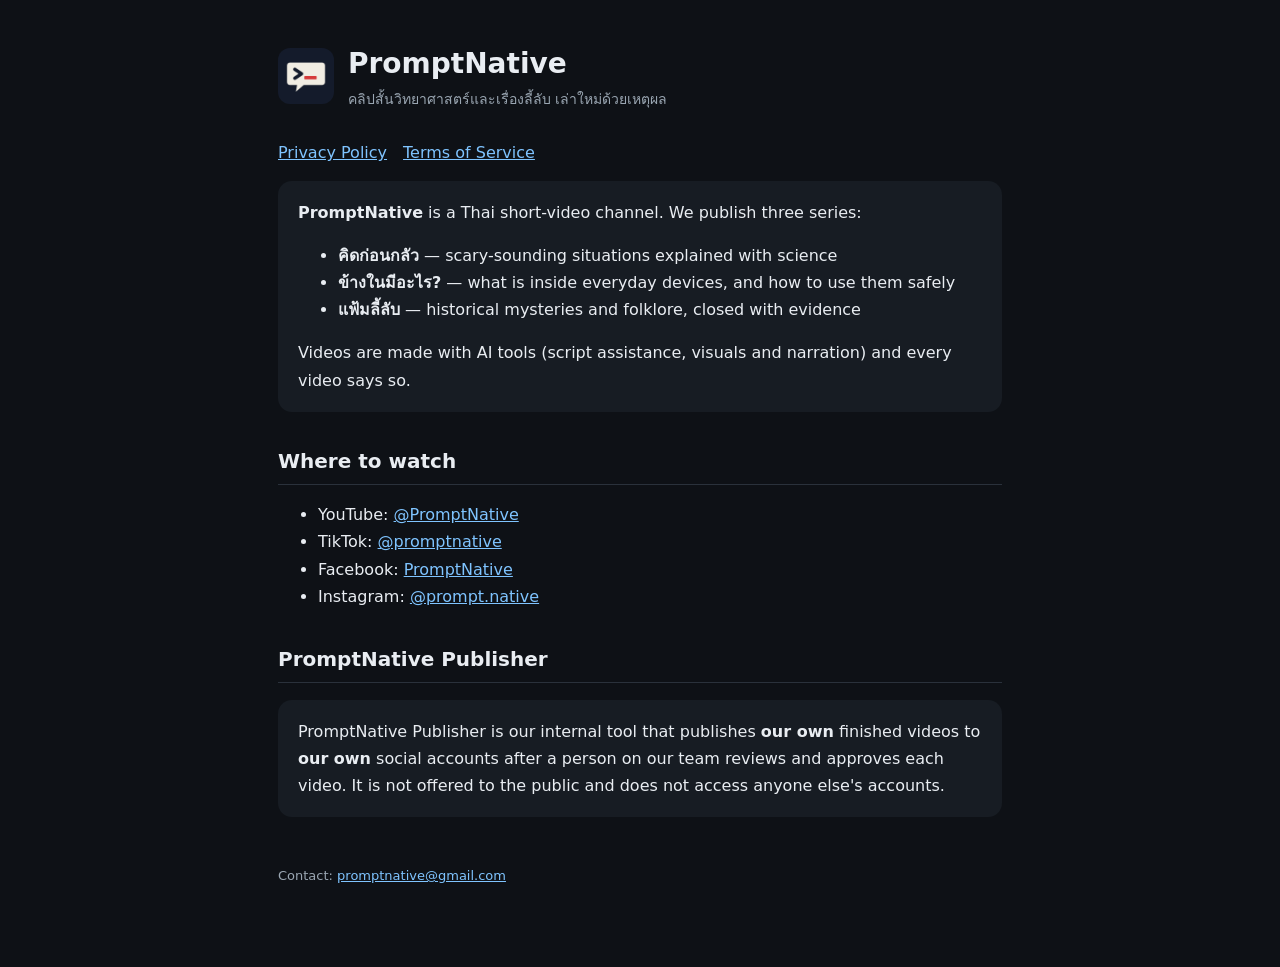
<file: index.html>
<!doctype html><html lang="th"><head><meta charset="utf-8"><meta name="viewport" content="width=device-width,initial-scale=1">
<title>PromptNative</title><link rel="stylesheet" href="style.css"><link rel="icon" href="logo.png"></head><body><main>
<header><img src="logo.png" alt="PromptNative logo"><div><h1>PromptNative</h1><div class="mut">คลิปสั้นวิทยาศาสตร์และเรื่องลี้ลับ เล่าใหม่ด้วยเหตุผล</div></div></header>
<nav><a href="privacy.html">Privacy Policy</a><a href="terms.html">Terms of Service</a></nav>
<div class="card"><b>PromptNative</b> is a Thai short-video channel. We publish three series:
<ul><li><b>คิดก่อนกลัว</b> — scary-sounding situations explained with science</li><li><b>ข้างในมีอะไร?</b> — what is inside everyday devices, and how to use them safely</li><li><b>แฟ้มลี้ลับ</b> — historical mysteries and folklore, closed with evidence</li></ul>
Videos are made with AI tools (script assistance, visuals and narration) and every video says so.</div>
<h2>Where to watch</h2>
<ul><li>YouTube: <a href="https://www.youtube.com/@PromptNative">@PromptNative</a></li><li>TikTok: <a href="https://www.tiktok.com/@promptnative">@promptnative</a></li>
<li>Facebook: <a href="https://www.facebook.com/profile.php?id=61596642867963">PromptNative</a></li><li>Instagram: <a href="https://www.instagram.com/prompt.native">@prompt.native</a></li></ul>
<h2>PromptNative Publisher</h2>
<div class="card">PromptNative Publisher is our internal tool that publishes <b>our own</b> finished videos to <b>our own</b> social accounts after a person on our team reviews and approves each video. It is not offered to the public and does not access anyone else's accounts.</div>
<footer>Contact: <a href="mailto:promptnative@gmail.com">promptnative@gmail.com</a></footer></main></body></html>
</file>
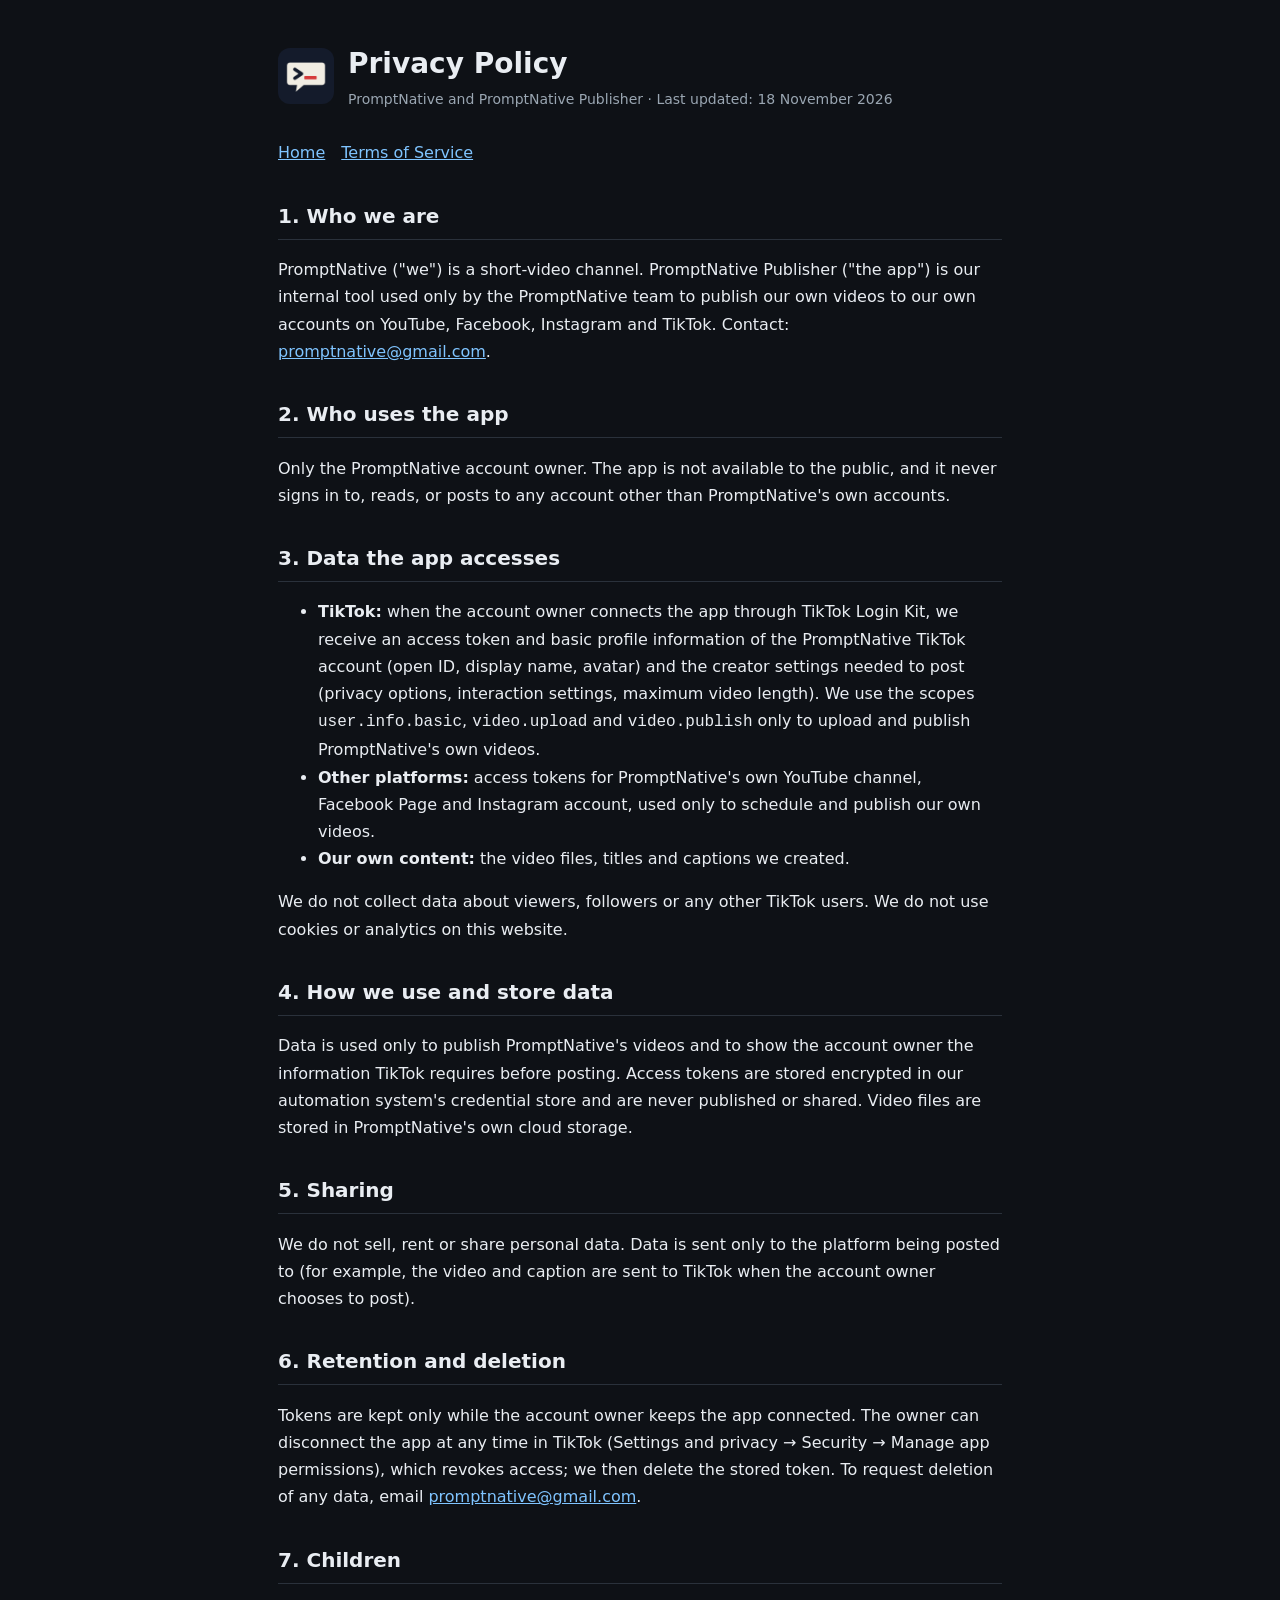
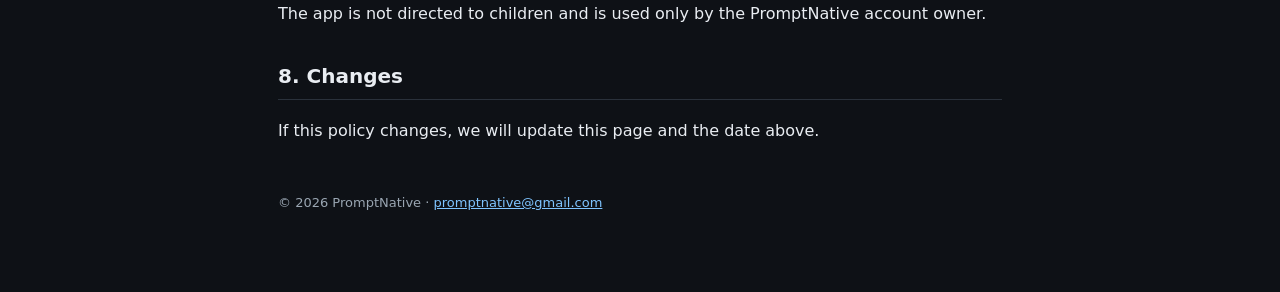
<file: privacy.html>
<!doctype html><html lang="en"><head><meta charset="utf-8"><meta name="viewport" content="width=device-width,initial-scale=1">
<title>Privacy Policy · PromptNative</title><link rel="stylesheet" href="style.css"><link rel="icon" href="logo.png"></head><body><main>
<header><img src="logo.png" alt=""><div><h1>Privacy Policy</h1><div class="mut">PromptNative and PromptNative Publisher · Last updated: 18 November 2026</div></div></header>
<nav><a href="index.html">Home</a><a href="terms.html">Terms of Service</a></nav>
<h2>1. Who we are</h2><p>PromptNative ("we") is a short-video channel. PromptNative Publisher ("the app") is our internal tool used only by the PromptNative team to publish our own videos to our own accounts on YouTube, Facebook, Instagram and TikTok. Contact: <a href="mailto:promptnative@gmail.com">promptnative@gmail.com</a>.</p>
<h2>2. Who uses the app</h2><p>Only the PromptNative account owner. The app is not available to the public, and it never signs in to, reads, or posts to any account other than PromptNative's own accounts.</p>
<h2>3. Data the app accesses</h2>
<ul><li><b>TikTok:</b> when the account owner connects the app through TikTok Login Kit, we receive an access token and basic profile information of the PromptNative TikTok account (open ID, display name, avatar) and the creator settings needed to post (privacy options, interaction settings, maximum video length). We use the scopes <code>user.info.basic</code>, <code>video.upload</code> and <code>video.publish</code> only to upload and publish PromptNative's own videos.</li>
<li><b>Other platforms:</b> access tokens for PromptNative's own YouTube channel, Facebook Page and Instagram account, used only to schedule and publish our own videos.</li>
<li><b>Our own content:</b> the video files, titles and captions we created.</li></ul>
<p>We do not collect data about viewers, followers or any other TikTok users. We do not use cookies or analytics on this website.</p>
<h2>4. How we use and store data</h2><p>Data is used only to publish PromptNative's videos and to show the account owner the information TikTok requires before posting. Access tokens are stored encrypted in our automation system's credential store and are never published or shared. Video files are stored in PromptNative's own cloud storage.</p>
<h2>5. Sharing</h2><p>We do not sell, rent or share personal data. Data is sent only to the platform being posted to (for example, the video and caption are sent to TikTok when the account owner chooses to post).</p>
<h2>6. Retention and deletion</h2><p>Tokens are kept only while the account owner keeps the app connected. The owner can disconnect the app at any time in TikTok (Settings and privacy → Security → Manage app permissions), which revokes access; we then delete the stored token. To request deletion of any data, email <a href="mailto:promptnative@gmail.com">promptnative@gmail.com</a>.</p>
<h2>7. Children</h2><p>The app is not directed to children and is used only by the PromptNative account owner.</p>
<h2>8. Changes</h2><p>If this policy changes, we will update this page and the date above.</p>
<footer>© 2026 PromptNative · <a href="mailto:promptnative@gmail.com">promptnative@gmail.com</a></footer></main></body></html>
</file>
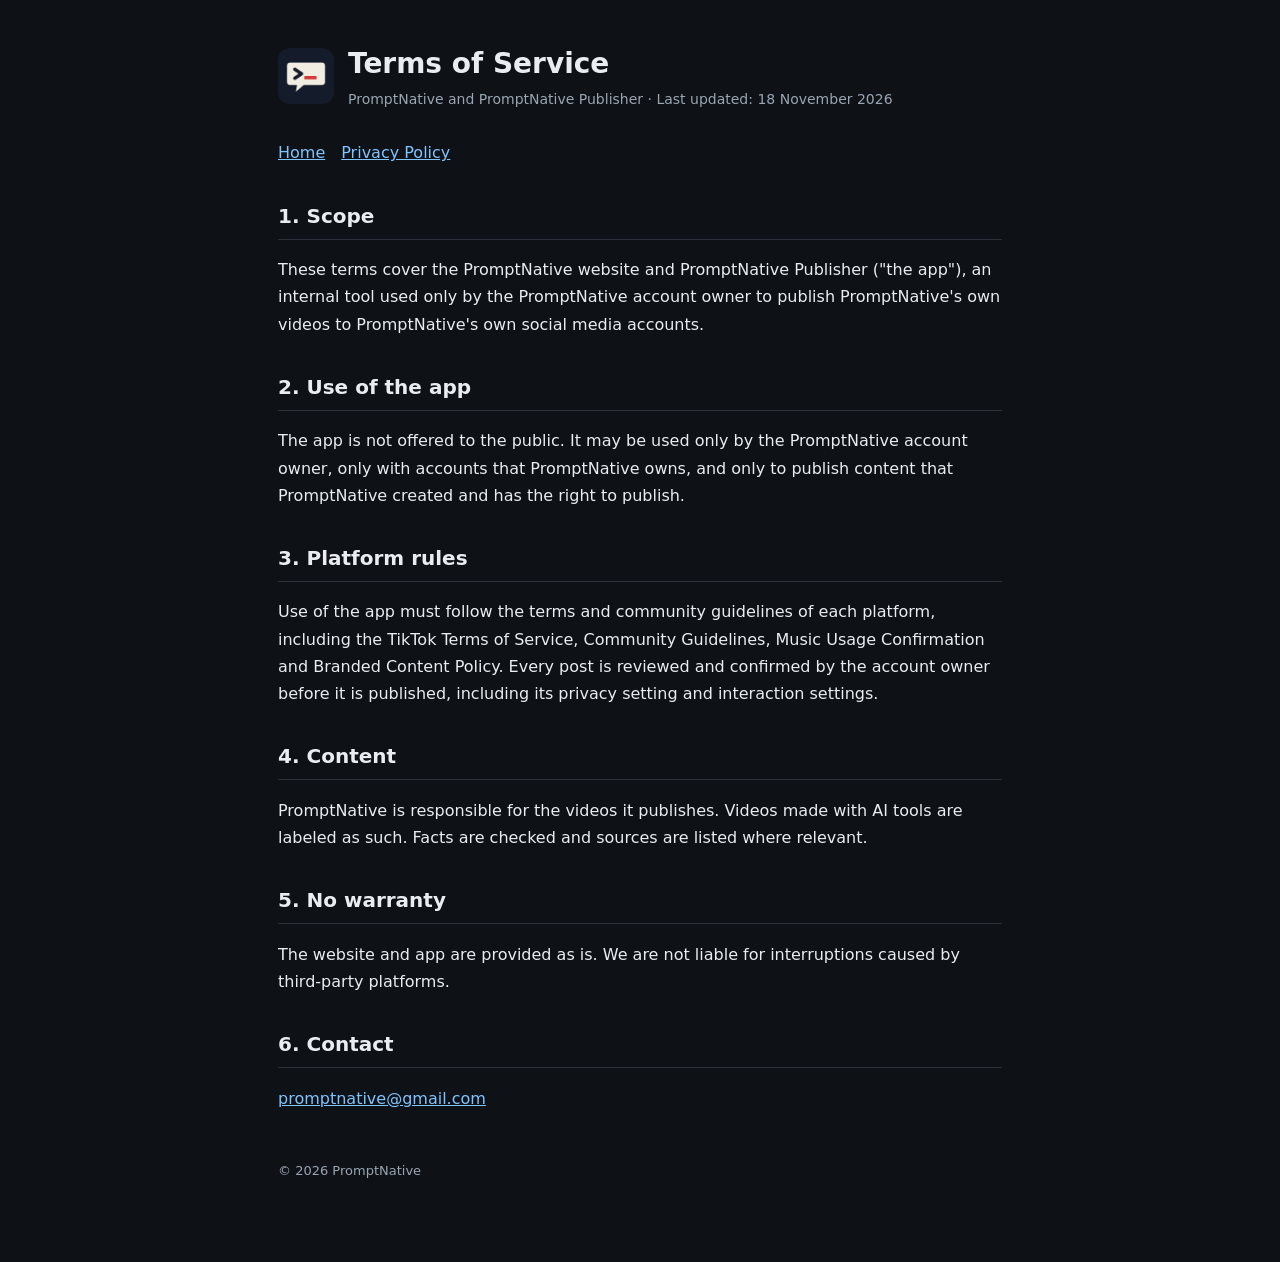
<file: terms.html>
<!doctype html><html lang="en"><head><meta charset="utf-8"><meta name="viewport" content="width=device-width,initial-scale=1">
<title>Terms of Service · PromptNative</title><link rel="stylesheet" href="style.css"><link rel="icon" href="logo.png"></head><body><main>
<header><img src="logo.png" alt=""><div><h1>Terms of Service</h1><div class="mut">PromptNative and PromptNative Publisher · Last updated: 18 November 2026</div></div></header>
<nav><a href="index.html">Home</a><a href="privacy.html">Privacy Policy</a></nav>
<h2>1. Scope</h2><p>These terms cover the PromptNative website and PromptNative Publisher ("the app"), an internal tool used only by the PromptNative account owner to publish PromptNative's own videos to PromptNative's own social media accounts.</p>
<h2>2. Use of the app</h2><p>The app is not offered to the public. It may be used only by the PromptNative account owner, only with accounts that PromptNative owns, and only to publish content that PromptNative created and has the right to publish.</p>
<h2>3. Platform rules</h2><p>Use of the app must follow the terms and community guidelines of each platform, including the TikTok Terms of Service, Community Guidelines, Music Usage Confirmation and Branded Content Policy. Every post is reviewed and confirmed by the account owner before it is published, including its privacy setting and interaction settings.</p>
<h2>4. Content</h2><p>PromptNative is responsible for the videos it publishes. Videos made with AI tools are labeled as such. Facts are checked and sources are listed where relevant.</p>
<h2>5. No warranty</h2><p>The website and app are provided as is. We are not liable for interruptions caused by third-party platforms.</p>
<h2>6. Contact</h2><p><a href="mailto:promptnative@gmail.com">promptnative@gmail.com</a></p>
<footer>© 2026 PromptNative</footer></main></body></html>
</file>
<file: style.css>
:root{--bg:#0e1116;--fg:#e9edf2;--mut:#9aa6b2;--acc:#e2564b;--card:#171c23}
*{box-sizing:border-box}body{margin:0;background:var(--bg);color:var(--fg);font:16px/1.7 'Kanit','Segoe UI',system-ui,sans-serif}
main{max-width:760px;margin:0 auto;padding:40px 18px 80px}a{color:#7fc4ff}
header{display:flex;align-items:center;gap:14px;margin-bottom:28px}header img{width:56px;height:56px;border-radius:12px}
h1{font-size:28px;margin:0}h2{font-size:20px;margin-top:32px;border-bottom:1px solid #2a313b;padding-bottom:6px}
.card{background:var(--card);border-radius:14px;padding:18px 20px;margin:14px 0}.mut{color:var(--mut);font-size:14px}
nav a{margin-right:16px}footer{margin-top:48px;color:var(--mut);font-size:13px}
</file>
